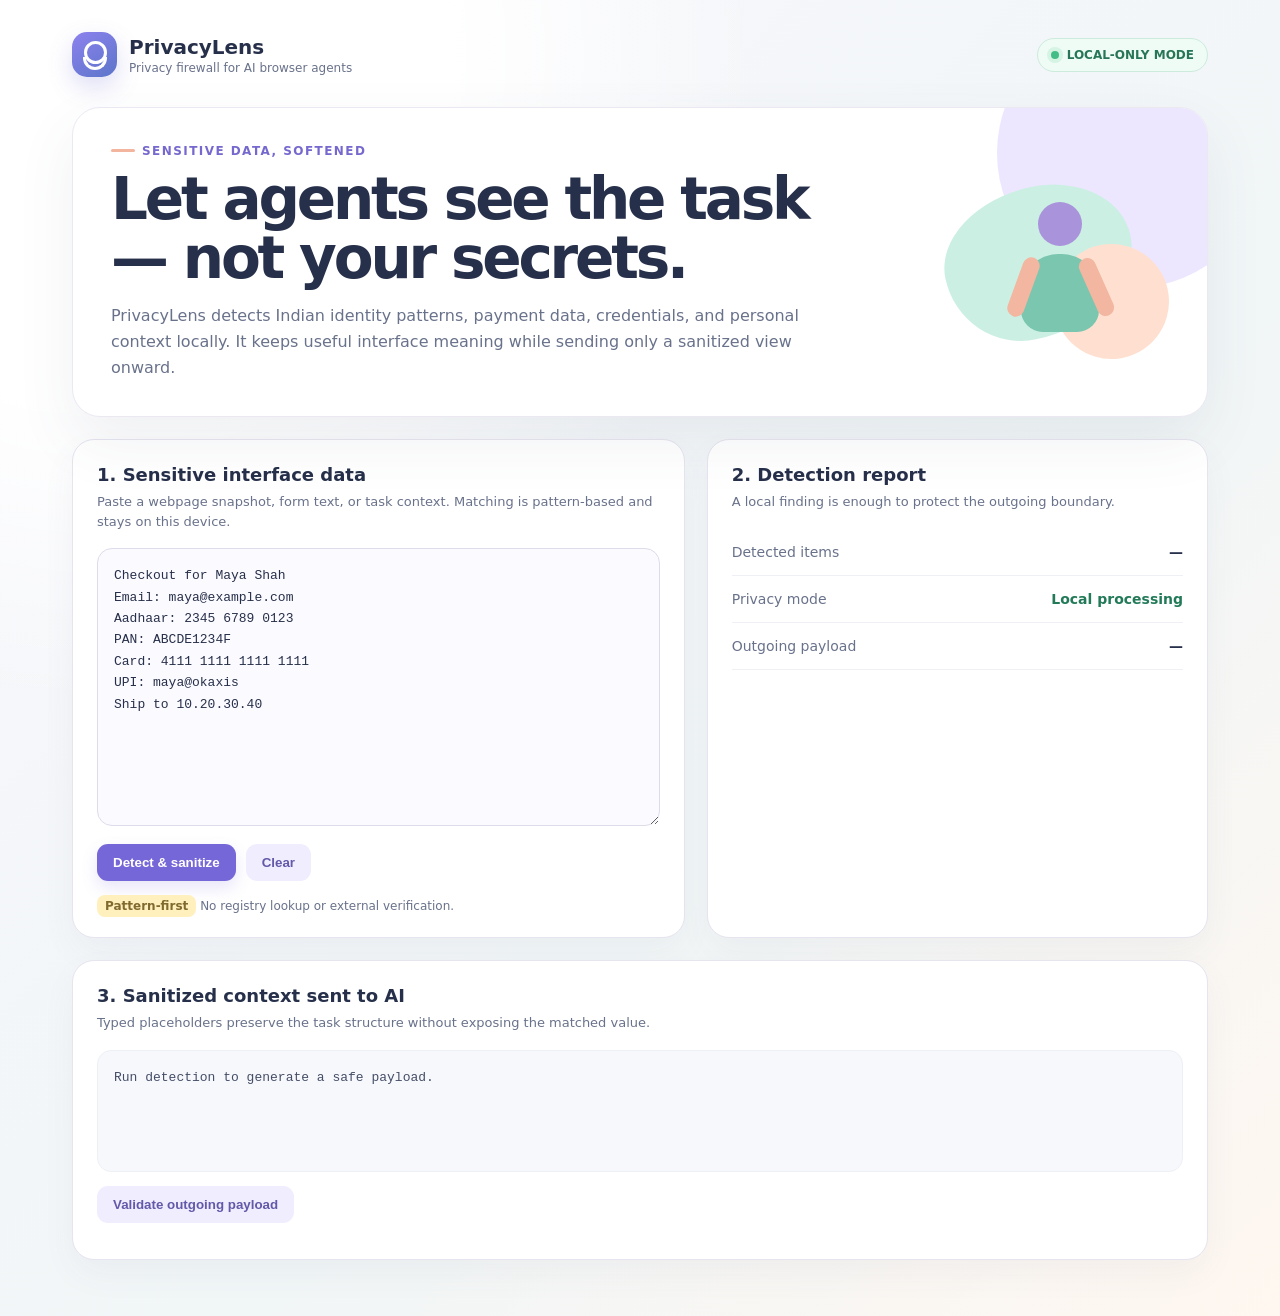
<file: PrivacyLens/static/index.html>
<!doctype html>
<html lang="en">
<head>
<meta charset="utf-8"><meta name="viewport" content="width=device-width,initial-scale=1">
<title>PrivacyLens · Local privacy firewall</title>
<style>
:root{font-family:Inter,system-ui,sans-serif;color:#27304a;background:#f8f7fc;--muted:#69728b;--violet:#7667d9;--mint:#ccefe3;--peach:#ffe0d0;--lilac:#e8e0ff}
*{box-sizing:border-box}body{margin:0;min-height:100vh;background:radial-gradient(circle at 8% 4%,#fff 0 20%,transparent 38%),linear-gradient(135deg,#f8f7fc,#f1f6f7 60%,#fff7f0)}body:before,body:after{content:"";position:fixed;z-index:-1;border-radius:999px;pointer-events:none;opacity:.7}body:before{width:280px;height:280px;background:var(--peach);top:80px;right:-100px}body:after{width:220px;height:220px;background:var(--mint);bottom:-80px;left:-80px}
.shell{max-width:1180px;margin:auto;padding:32px 22px 56px}.topbar{display:flex;align-items:center;justify-content:space-between;margin-bottom:30px}.brand{display:flex;align-items:center;gap:12px}.mark{width:45px;height:45px;border-radius:15px;background:linear-gradient(145deg,#8d82ee,#5c75c9);position:relative;box-shadow:0 10px 25px #6e6ad43a}.mark:before{content:"";position:absolute;width:17px;height:17px;border:3px solid #fff;border-radius:50%;left:12px;top:9px}.mark:after{content:"";position:absolute;width:18px;height:10px;border:3px solid #fff;border-top:0;border-radius:0 0 14px 14px;left:11px;top:25px}.brand strong{font-size:20px}.brand small{display:block;color:var(--muted);font-size:12px;margin-top:2px}.status{display:flex;gap:8px;align-items:center;padding:9px 13px;border:1px solid #ccebdd;background:#effbf5;border-radius:999px;color:#287658;font-size:12px;font-weight:800}.dot{width:8px;height:8px;border-radius:50%;background:#43bd86;box-shadow:0 0 0 4px #d5f4e4}
.hero{position:relative;overflow:hidden;display:grid;grid-template-columns:1.35fr .65fr;gap:24px;align-items:center;padding:36px 38px;border:1px solid #ebe8f2;border-radius:28px;background:#fff;box-shadow:0 24px 60px #4c547015;margin-bottom:22px}.hero:after{content:"";position:absolute;width:270px;height:270px;right:-60px;top:-90px;background:var(--lilac);border-radius:50%;opacity:.8}.hero-copy{position:relative;z-index:1}.eyebrow{color:#7568ce;font-size:12px;text-transform:uppercase;letter-spacing:.12em;font-weight:900;margin-bottom:12px}.eyebrow:before{content:"";display:inline-block;width:24px;height:3px;border-radius:4px;background:#f3b59e;margin:0 7px 3px 0}.hero h1{font-size:clamp(32px,5vw,58px);line-height:1.02;letter-spacing:-.055em;margin:0 0 15px}.hero p{color:var(--muted);font-size:16px;line-height:1.6;margin:0}.silhouette{position:relative;z-index:1;min-height:180px}.blob{position:absolute;width:190px;height:150px;right:35px;top:15px;background:var(--mint);border-radius:54% 46% 60% 40%/48% 45% 55% 52%;transform:rotate(-12deg)}.blob.two{width:115px;height:115px;right:0;top:72px;background:var(--peach);border-radius:50%;transform:rotate(16deg)}.figure{position:absolute;right:64px;top:30px;width:90px;height:140px}.figure .head{width:44px;height:44px;margin:auto;border-radius:50%;background:#a994dc}.figure .body{width:78px;height:78px;margin:8px auto 0;border-radius:48% 48% 28% 28%;background:#7ac6af}.figure .arm{position:absolute;width:17px;height:62px;top:54px;border-radius:20px;background:#f2b6a1}.figure .arm.left{left:0;transform:rotate(20deg)}.figure .arm.right{right:0;transform:rotate(-24deg)}
.grid{display:grid;grid-template-columns:minmax(0,1.1fr) minmax(300px,.9fr);gap:22px}.card{background:#fff;border:1px solid #e6e4ef;border-radius:22px;padding:24px;box-shadow:0 14px 34px #4c54700d}.card h2{font-size:18px;margin:0 0 7px}.sub{color:var(--muted);font-size:13px;margin:0 0 17px;line-height:1.5}textarea{width:100%;min-height:278px;resize:vertical;border:1px solid #dedbea;border-radius:15px;padding:16px;color:#27304a;background:#fbfaff;font:13px/1.65 ui-monospace,monospace;outline:none}textarea:focus{border-color:#a79cea;box-shadow:0 0 0 4px #eeeaff}.actions{display:flex;gap:10px;flex-wrap:wrap;margin-top:14px}button{border:0;border-radius:11px;padding:11px 16px;background:var(--violet);color:#fff;font-weight:800;cursor:pointer;box-shadow:0 7px 16px #7667d92b}button.secondary{color:#6259a9;background:#f0edff;box-shadow:none}.stats{display:grid}.stat{display:flex;justify-content:space-between;padding:15px 0;border-bottom:1px solid #eff0f5;font-size:14px}.stat span{color:var(--muted)}.value{font-weight:900}.ok{color:#237a58}.bad{color:#bd514b}.findings{display:flex;flex-wrap:wrap;gap:7px;margin-top:18px}.finding{padding:7px 10px;border-radius:9px;background:#fff1eb;color:#aa554c;border:1px solid #f8d8cc;font-size:11px;font-weight:900}.wide{grid-column:1/-1}.payload{white-space:pre-wrap;background:#f7f8fc;border:1px solid #edf0f5;border-radius:14px;padding:16px;min-height:122px;font:13px/1.65 ui-monospace,monospace;color:#454e67}.footer-note{color:var(--muted);font-size:12px;margin-top:18px}.footer-note span{background:#fff0bd;padding:4px 8px;border-radius:8px;color:#806a2e;font-weight:800}@media(max-width:780px){.hero{grid-template-columns:1fr;padding:28px}.silhouette{display:none}.grid{grid-template-columns:1fr}.wide{grid-column:auto}.status{font-size:10px}}
</style>
</head>
<body>
<main class="shell">
<header class="topbar"><div class="brand"><div class="mark" aria-hidden="true"></div><div><strong>PrivacyLens</strong><small>Privacy firewall for AI browser agents</small></div></div><div class="status"><span class="dot"></span>LOCAL-ONLY MODE</div></header>
<section class="hero"><div class="hero-copy"><div class="eyebrow">Sensitive data, softened</div><h1>Let agents see the task — not your secrets.</h1><p>PrivacyLens detects Indian identity patterns, payment data, credentials, and personal context locally. It keeps useful interface meaning while sending only a sanitized view onward.</p></div><div class="silhouette" aria-hidden="true"><div class="blob"></div><div class="blob two"></div><div class="figure"><div class="head"></div><div class="body"></div><div class="arm left"></div><div class="arm right"></div></div></div></section>
<section class="grid">
<div class="card"><h2>1. Sensitive interface data</h2><p class="sub">Paste a webpage snapshot, form text, or task context. Matching is pattern-based and stays on this device.</p><textarea id="input">Checkout for Maya Shah
Email: maya@example.com
Aadhaar: 2345 6789 0123
PAN: ABCDE1234F
Card: 4111 1111 1111 1111
UPI: maya@okaxis
Ship to 10.20.30.40</textarea><div class="actions"><button onclick="analyzeText()">Detect &amp; sanitize</button><button class="secondary" onclick="clearAll()">Clear</button></div><div class="footer-note"><span>Pattern-first</span> No registry lookup or external verification.</div></div>
<div class="card"><h2>2. Detection report</h2><p class="sub">A local finding is enough to protect the outgoing boundary.</p><div class="stats"><div class="stat"><span>Detected items</span><strong class="value" id="count">—</strong></div><div class="stat"><span>Privacy mode</span><strong class="value ok">Local processing</strong></div><div class="stat"><span>Outgoing payload</span><strong class="value" id="status">—</strong></div></div><div id="findings" class="findings"></div></div>
<div class="card wide"><h2>3. Sanitized context sent to AI</h2><p class="sub">Typed placeholders preserve the task structure without exposing the matched value.</p><div id="sanitized" class="payload">Run detection to generate a safe payload.</div><div class="actions"><button class="secondary" onclick="validate()">Validate outgoing payload</button></div><div id="validation" style="margin-top:12px"></div></div>
</section>
</main>
<script>
let latest='';
async function post(path,text){const r=await fetch(path,{method:'POST',headers:{'Content-Type':'application/json'},body:JSON.stringify({text})});return r.json()}
async function analyzeText(){const text=document.getElementById('input').value;const d=await post('/api/analyze',text);latest=d.sanitized;document.getElementById('count').textContent=d.findings.length;document.getElementById('status').textContent=d.outgoing_check.allowed?'ALLOWED':'BLOCKED';document.getElementById('status').className='value '+(d.outgoing_check.allowed?'ok':'bad');document.getElementById('sanitized').textContent=d.sanitized;document.getElementById('findings').innerHTML=d.findings.length?d.findings.map(x=>'<span class="finding">'+x.kind+' · '+Math.round(x.confidence*100)+'%</span>').join(''):'<span class="ok">No sensitive values found</span>';document.getElementById('validation').textContent='';}
async function validate(){const d=await post('/api/validate',latest||document.getElementById('input').value);document.getElementById('validation').innerHTML='<strong class="'+(d.allowed?'ok':'bad')+'">'+d.reason+'</strong>'}
function clearAll(){document.getElementById('input').value='';document.getElementById('count').textContent='—';document.getElementById('status').textContent='—';document.getElementById('status').className='value';document.getElementById('sanitized').textContent='Run detection to generate a safe payload.';document.getElementById('findings').innerHTML='';document.getElementById('validation').innerHTML=''}
</script>
</body>
</html>
</file>
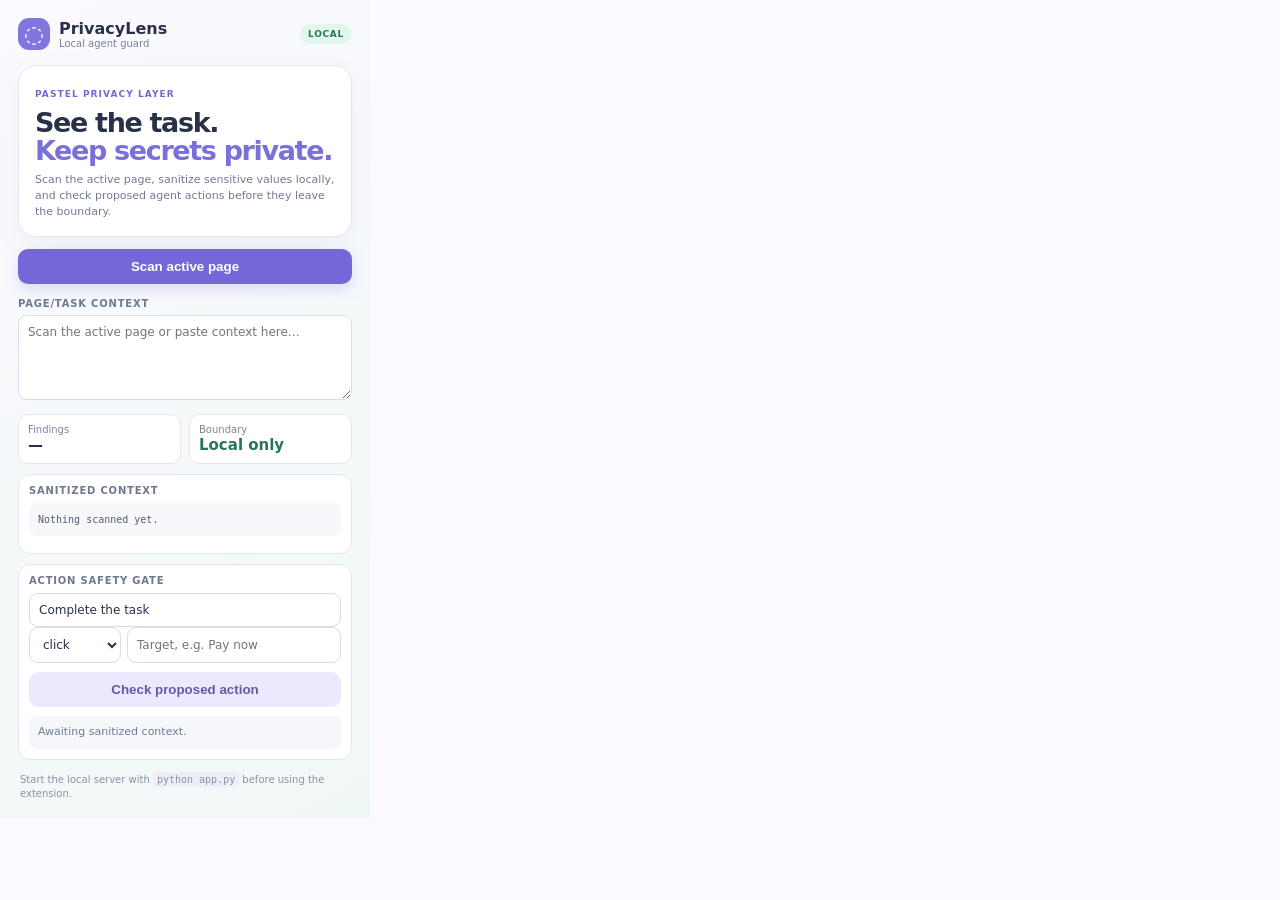
<file: PrivacyLens/extension/popup.html>
<!doctype html>
<html lang="en">
<head>
  <meta charset="utf-8">
  <meta name="viewport" content="width=device-width,initial-scale=1">
  <title>PrivacyLens</title>
  <link rel="stylesheet" href="popup.css">
</head>
<body>
  <main>
    <header class="top"><div class="logo">◌</div><div><strong>PrivacyLens</strong><small>Local agent guard</small></div><span class="live">LOCAL</span></header>
    <section class="hero"><span>PASTEL PRIVACY LAYER</span><h1>See the task.<br><em>Keep secrets private.</em></h1><p>Scan the active page, sanitize sensitive values locally, and check proposed agent actions before they leave the boundary.</p></section>
    <button id="scan" class="primary">Scan active page</button>
    <label for="context">Page/task context</label>
    <textarea id="context" placeholder="Scan the active page or paste context here…"></textarea>
    <div class="row"><div><span class="metric-label">Findings</span><strong id="count">—</strong></div><div><span class="metric-label">Boundary</span><strong class="safe">Local only</strong></div></div>
    <section class="panel"><div class="panel-title">Sanitized context</div><pre id="sanitized">Nothing scanned yet.</pre><div id="chips" class="chips"></div></section>
    <section class="panel"><div class="panel-title">Action safety gate</div>
      <input id="task" value="Complete the task">
      <div class="action-row"><select id="actionType"><option>click</option><option>type</option><option>navigate</option><option>scroll</option><option>submit</option></select><input id="target" placeholder="Target, e.g. Pay now"></div>
      <button id="check" class="secondary">Check proposed action</button><div id="decision" class="decision">Awaiting sanitized context.</div>
    </section>
    <p class="hint">Start the local server with <code>python app.py</code> before using the extension.</p>
  </main>
  <script src="popup.js"></script>
</body>
</html>
</file>
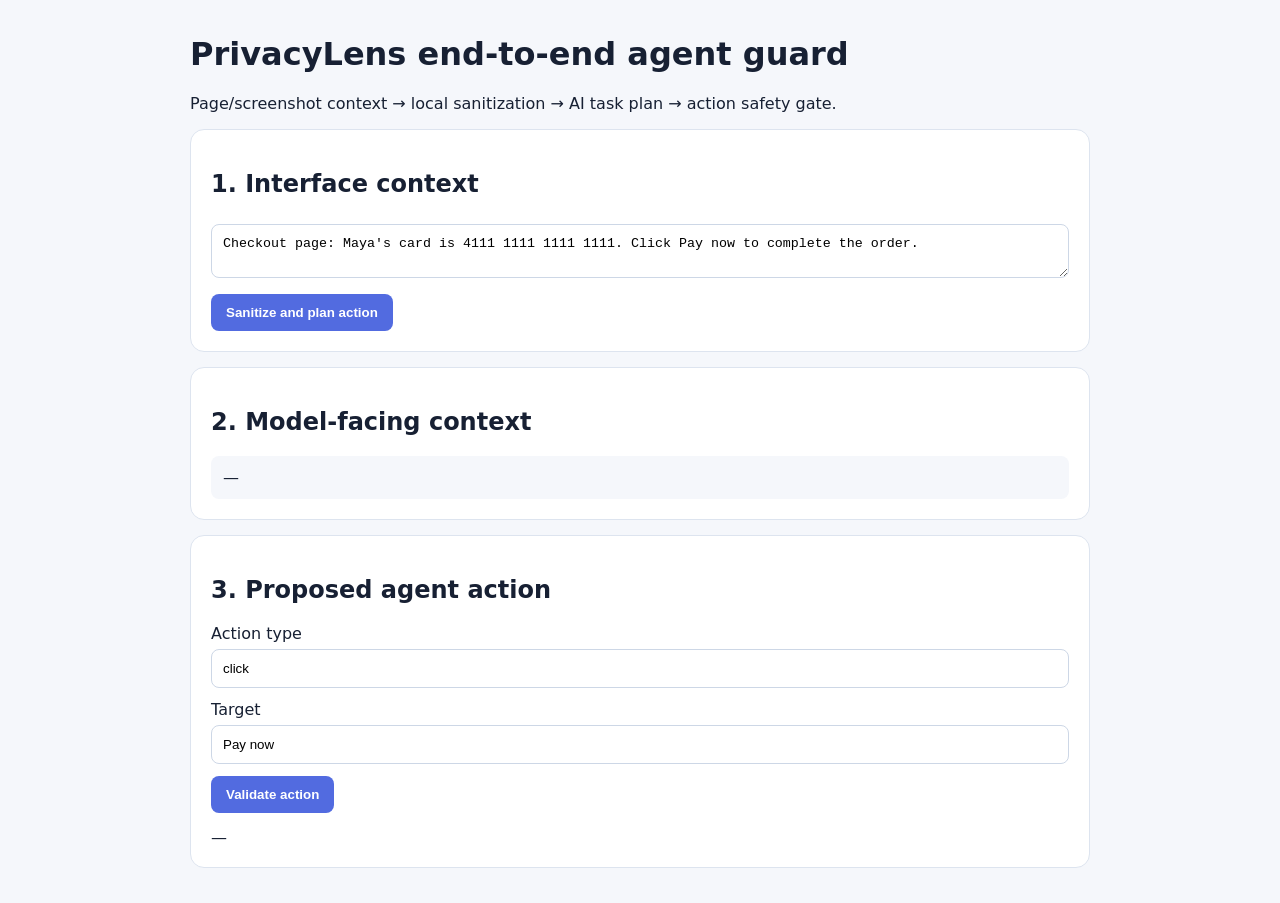
<file: PrivacyLens/static/agent.html>
<!doctype html><html><head><meta charset="utf-8"><title>PrivacyLens Agent Guard</title><style>body{font:16px system-ui;max-width:900px;margin:35px auto;background:#f5f7fb;color:#172033}.box{background:white;border:1px solid #dde4ef;border-radius:14px;padding:20px;margin:15px 0}textarea,input{width:100%;box-sizing:border-box;padding:11px;border:1px solid #cdd7e6;border-radius:8px;margin:6px 0 12px}button{background:#526be0;color:#fff;border:0;border-radius:8px;padding:11px 15px;font-weight:700;cursor:pointer}.safe{color:#08753d;font-weight:700}.warn{color:#b42318;font-weight:700}.mono{white-space:pre-wrap;background:#f5f7fb;padding:12px;border-radius:8px}</style></head><body><h1>PrivacyLens end-to-end agent guard</h1><p>Page/screenshot context → local sanitization → AI task plan → action safety gate.</p><div class="box"><h2>1. Interface context</h2><textarea id="context">Checkout page: Maya's card is 4111 1111 1111 1111. Click Pay now to complete the order.</textarea><button onclick="run()">Sanitize and plan action</button></div><div class="box"><h2>2. Model-facing context</h2><div id="safe" class="mono">—</div></div><div class="box"><h2>3. Proposed agent action</h2><label>Action type</label><input id="type" value="click"><label>Target</label><input id="target" value="Pay now"><button onclick="run()">Validate action</button><div id="result" style="margin-top:15px">—</div></div><script>async function run(){let context=document.getElementById('context').value;let a={type:document.getElementById('type').value,target:document.getElementById('target').value};let x=await (await fetch('/api/analyze',{method:'POST',headers:{'Content-Type':'application/json'},body:JSON.stringify({text:context})})).json();document.getElementById('safe').textContent=x.sanitized;let p=await (await fetch('/api/plan',{method:'POST',headers:{'Content-Type':'application/json'},body:JSON.stringify({task:'Complete checkout',context:x.sanitized,action:a})})).json();let v=p.validation;document.getElementById('result').innerHTML='<strong class="'+(v.decision==='ALLOW'?'safe':'warn')+'">'+v.decision+'</strong><br>'+v.reasons.join('<br>')}</script></body></html>
</file>
<file: PrivacyLens/extension/popup.css>
:root{font-family:Inter,system-ui,sans-serif;color:#29314a;background:#fbfaff}*{box-sizing:border-box}body{width:370px;margin:0;background:linear-gradient(150deg,#fbfaff,#f0f8f6)}main{padding:18px}.top{display:flex;align-items:center;gap:9px;margin-bottom:15px}.top strong{font-size:16px}.top small{display:block;color:#768099;font-size:10px}.logo{width:32px;height:32px;border-radius:11px;background:#8176df;color:white;display:grid;place-items:center;font-size:23px}.live{margin-left:auto;background:#e1f7ec;color:#287658;border-radius:99px;padding:5px 8px;font-size:9px;font-weight:900;letter-spacing:.08em}.hero{border:1px solid #e8e4f0;border-radius:18px;background:white;padding:16px;margin-bottom:12px;box-shadow:0 10px 28px #58607810}.hero span{color:#7568ce;font-size:9px;font-weight:900;letter-spacing:.12em}.hero h1{font-size:27px;line-height:1.02;letter-spacing:-.05em;margin:8px 0}.hero em{color:#7a70d9;font-style:normal}.hero p{font-size:11px;line-height:1.45;color:#707a92;margin:0}.primary,.secondary{width:100%;border:0;border-radius:10px;padding:10px;font-weight:800;cursor:pointer}.primary{background:#7667d9;color:white;box-shadow:0 6px 15px #7667d933}.secondary{background:#ece9ff;color:#6259a9;margin-top:9px}label,.panel-title{display:block;color:#6f7890;font-size:10px;font-weight:900;text-transform:uppercase;letter-spacing:.08em;margin:14px 0 6px}textarea,input,select{width:100%;border:1px solid #dedbea;border-radius:9px;background:#fff;color:#29314a;padding:9px;font:12px system-ui;outline:none}textarea{height:85px;resize:vertical}textarea:focus,input:focus,select:focus{border-color:#9e94e5;box-shadow:0 0 0 3px #efedff}.row{display:flex;gap:8px;margin:10px 0}.row>div{flex:1;border-radius:10px;background:white;border:1px solid #e8e5f0;padding:9px}.metric-label{display:block;color:#7a849a;font-size:10px}.row strong{font-size:15px}.safe{color:#287658}.panel{background:#fff;border:1px solid #e8e5f0;border-radius:12px;padding:10px;margin-top:10px}.panel-title{margin:0 0 7px}.panel pre{white-space:pre-wrap;max-height:105px;overflow:auto;background:#f7f8fc;border-radius:8px;padding:9px;font:10px/1.5 ui-monospace,monospace;margin:0;color:#515b74}.chips{display:flex;flex-wrap:wrap;gap:4px;margin-top:7px}.chip{background:#fff0eb;border:1px solid #f6d6cb;color:#aa554c;border-radius:6px;padding:4px 6px;font-size:9px;font-weight:900}.action-row{display:flex;gap:6px}.action-row select{width:92px}.decision{margin-top:9px;border-radius:8px;padding:9px;background:#f6f7fb;color:#707a92;font-size:11px;line-height:1.35}.decision.ok{background:#eaf9f1;color:#287658}.decision.warn{background:#fff4df;color:#9a6b21}.decision.block{background:#fff0ed;color:#ae4c47}.hint{color:#8991a4;font-size:10px;line-height:1.4;margin:13px 2px 0}code{background:#efedf8;border-radius:4px;padding:2px 4px}
</file>
